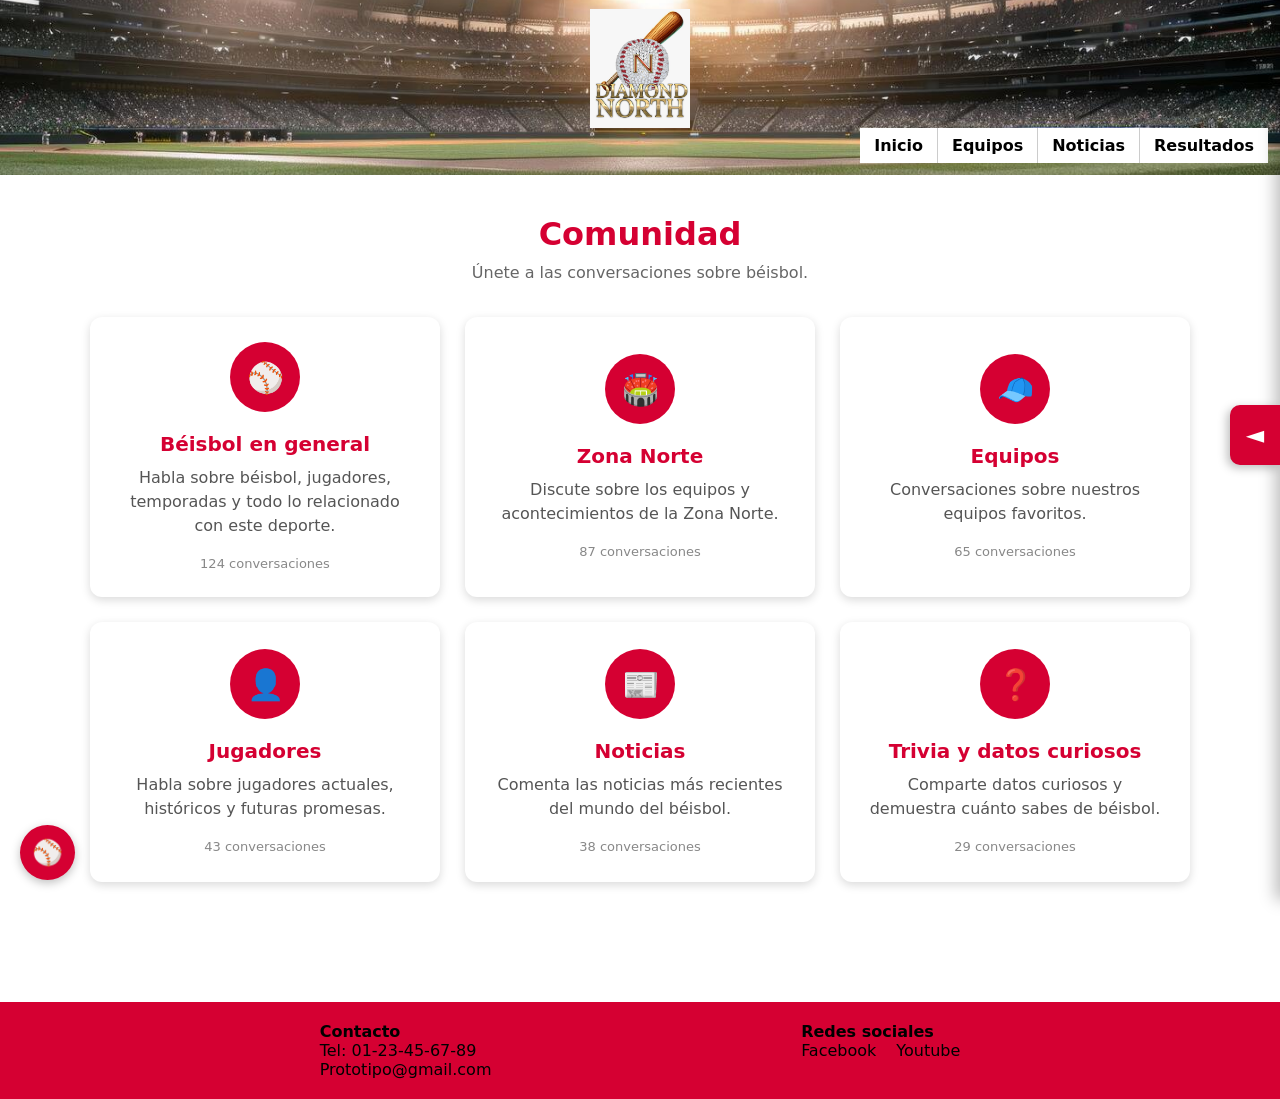
<file: Conversaciones.html>
<!DOCTYPE html>
<html lang="es">

<head>

    <meta charset="UTF-8">

    <meta name="viewport"
          content="width=device-width, initial-scale=1.0">

    <title>Chat</title>

    <link rel="stylesheet"
          href="css/StyleGeneral.css">

    <link rel="stylesheet"
          href="css/Style_chat.css">

</head>

<body>

    <header class="header_principal">

        <a href="Index.html">

            <img
                class="img_header"
                src="img/Logo ND.jpeg"
                alt="Logo de la página"
                width="90"
            >

        </a>


        <nav class="nav_header">

            <a href="Index.html">
                <strong>Inicio</strong>
            </a>

            <a href="Equipos.html">
                <strong>Equipos</strong>
            </a>

            <a href="Noticias.html">
                <strong>Noticias</strong>
            </a>

            <a href="Resultados.html">
                <strong>Resultados</strong>
            </a>

        </nav>

    </header>


    <main>

          <div class="usuario_contenedor">

            <button class="usuario_pestana" id="botonUsuario">
                ◄
            </button>


            <aside class="panel_usuario" id="panelUsuario">

                <button class="cerrar_panel" id="cerrarPanel">
                    ×
                </button>


                <h2>Mi cuenta</h2>


                <section class="opciones_cuenta">

                    <a href="Login.html">
                        Iniciar sesión
                    </a>

                    <a href="Registro.html">
                        Registrarse
                    </a>

                </section>


                <hr>


                <h3>Comunidad</h3>


                <section class="accesos_comunidad">

                    <a href="Conversaciones.html">

                        <span class="icono_acceso">
                            💬
                        </span>

                        <span>
                            Chat
                        </span>

                    </a>


                    <a href="Historia.html">

                        <span class="icono_acceso">
                            ⚾
                        </span>

                        <span>
                            Historia
                        </span>

                    </a>

                </section>

            </aside>

        </div>



            <a href="Historia.html" class="boton_historia" title="Historia del béisbol">
                ⚾
            </a>

        <section class="seccion_chat">

            <h1>Comunidad</h1>

            <p class="descripcion_chat">
                Únete a las conversaciones sobre béisbol.
            </p>


            <div class="contenedor_temas">


                <!-- Tema 1 -->

                <a href="Chat/General.html"
                   class="tema_chat">

                    <div class="icono_tema">
                        ⚾
                    </div>

                    <div class="informacion_tema">

                        <h2>
                            Béisbol en general
                        </h2>

                        <p>
                            Habla sobre béisbol, jugadores,
                            temporadas y todo lo relacionado
                            con este deporte.
                        </p>

                        <span>
                            124 conversaciones
                        </span>

                    </div>

                </a>


                <!-- Tema 2 -->

                <a href="Chat/ZonaNorte.html"
                   class="tema_chat">

                    <div class="icono_tema">
                        🏟️
                    </div>

                    <div class="informacion_tema">

                        <h2>
                            Zona Norte
                        </h2>

                        <p>
                            Discute sobre los equipos y
                            acontecimientos de la Zona Norte.
                        </p>

                        <span>
                            87 conversaciones
                        </span>

                    </div>

                </a>


                <!-- Tema 3 -->

                <a href="Chat/Equipos.html"
                   class="tema_chat">

                    <div class="icono_tema">
                        🧢
                    </div>

                    <div class="informacion_tema">

                        <h2>
                            Equipos
                        </h2>

                        <p>
                            Conversaciones sobre nuestros
                            equipos favoritos.
                        </p>

                        <span>
                            65 conversaciones
                        </span>

                    </div>

                </a>


                <!-- Tema 4 -->

                <a href="Chat/Jugadores.html"
                   class="tema_chat">

                    <div class="icono_tema">
                        👤
                    </div>

                    <div class="informacion_tema">

                        <h2>
                            Jugadores
                        </h2>

                        <p>
                            Habla sobre jugadores actuales,
                            históricos y futuras promesas.
                        </p>

                        <span>
                            43 conversaciones
                        </span>

                    </div>

                </a>


                <!-- Tema 5 -->

                <a href="Chat/Noticias.html"
                   class="tema_chat">

                    <div class="icono_tema">
                        📰
                    </div>

                    <div class="informacion_tema">

                        <h2>
                            Noticias
                        </h2>

                        <p>
                            Comenta las noticias más recientes
                            del mundo del béisbol.
                        </p>

                        <span>
                            38 conversaciones
                        </span>

                    </div>

                </a>


                <!-- Tema 6 -->

                <a href="Chat/Trivia.html"
                   class="tema_chat">

                    <div class="icono_tema">
                        ❓
                    </div>

                    <div class="informacion_tema">

                        <h2>
                            Trivia y datos curiosos
                        </h2>

                        <p>
                            Comparte datos curiosos y demuestra
                            cuánto sabes de béisbol.
                        </p>

                        <span>
                            29 conversaciones
                        </span>

                    </div>

                </a>


            </div>

        </section>

    </main>


    <footer>

        <section class="section_footer">

            <div>
                <b>Contacto</b>
            </div>

            <p>Tel: 01-23-45-67-89</p>
            <p>Prototipo@gmail.com</p>

        </section>


        <section class="section_footer">

            <div>
                <b>Redes sociales</b>
            </div>

            <nav class="nav_footer">

                <p>
                    <a href="">Facebook</a>
                </p>

                <p>
                    <a href="">Youtube</a>
                </p>

            </nav>

        </section>

    </footer>


    <script src="js/Usuario_pestaña.js"></script>

</body>

</html>
</file>
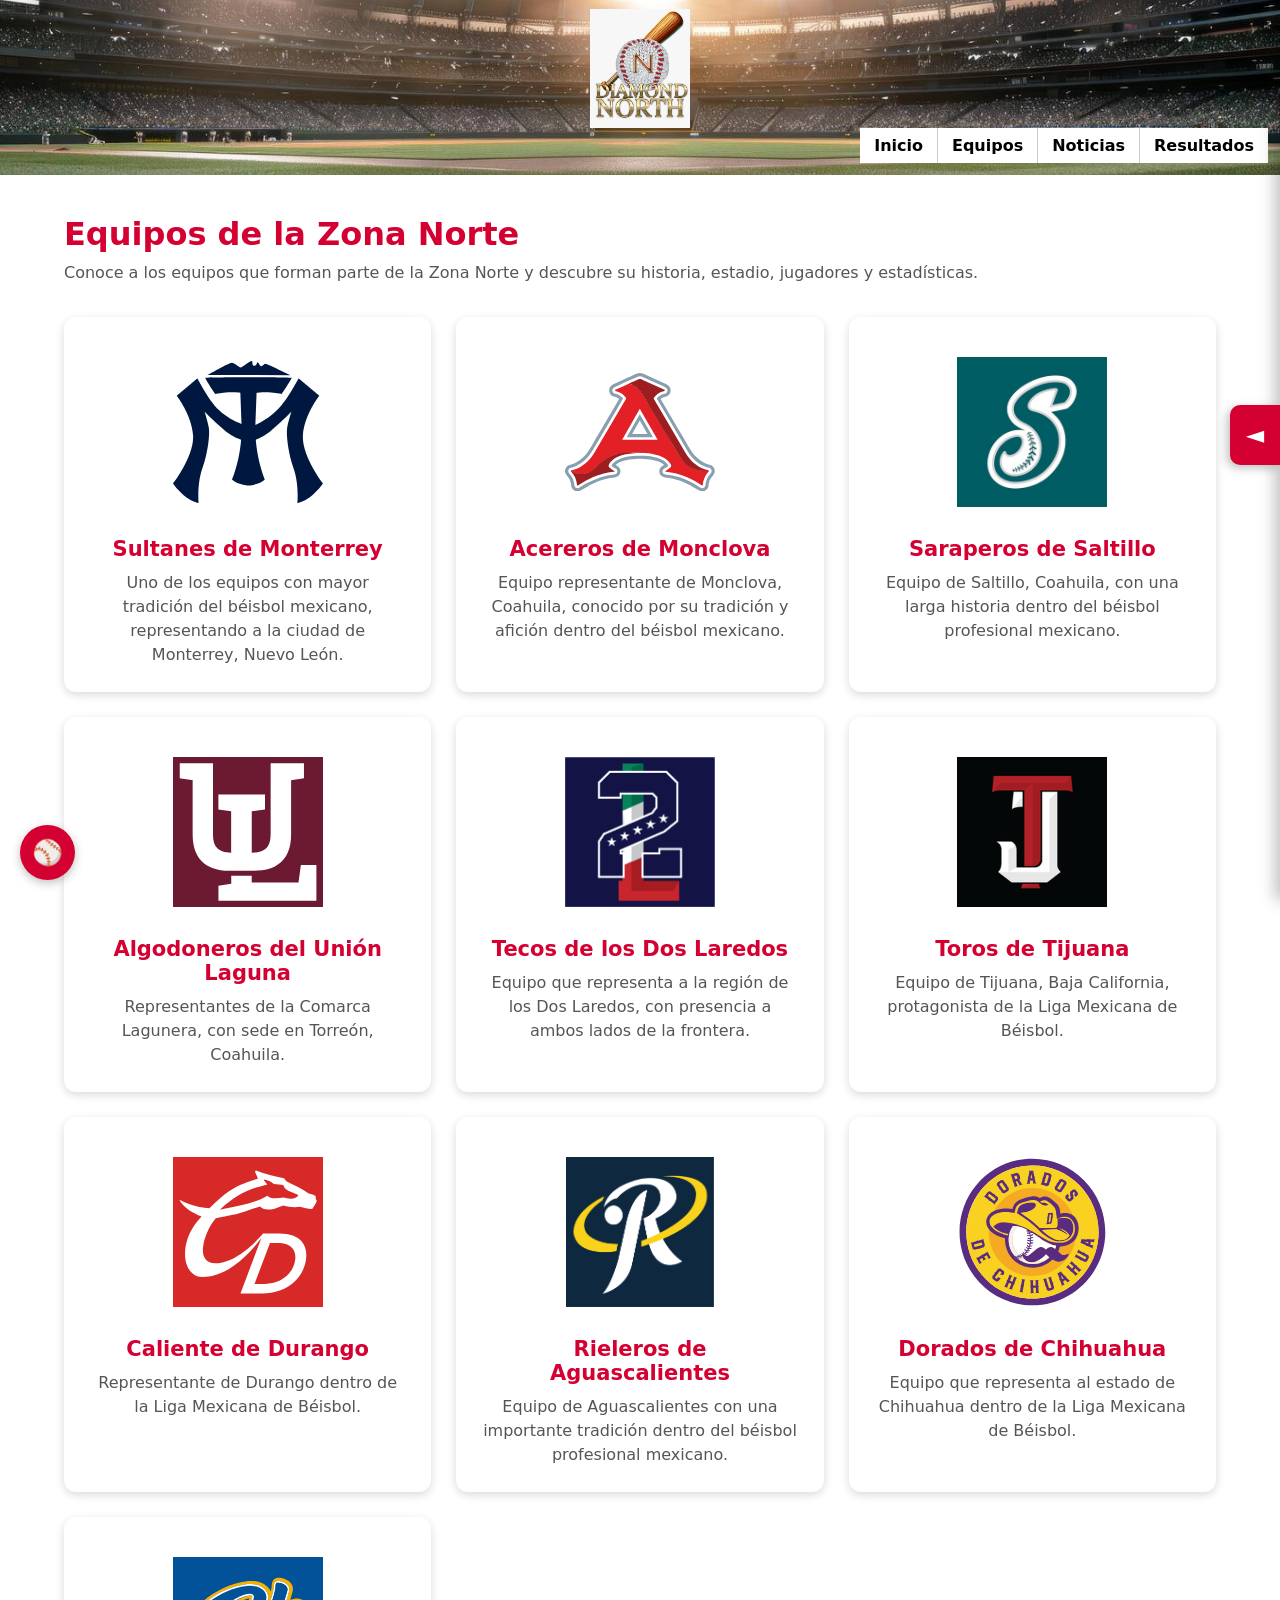
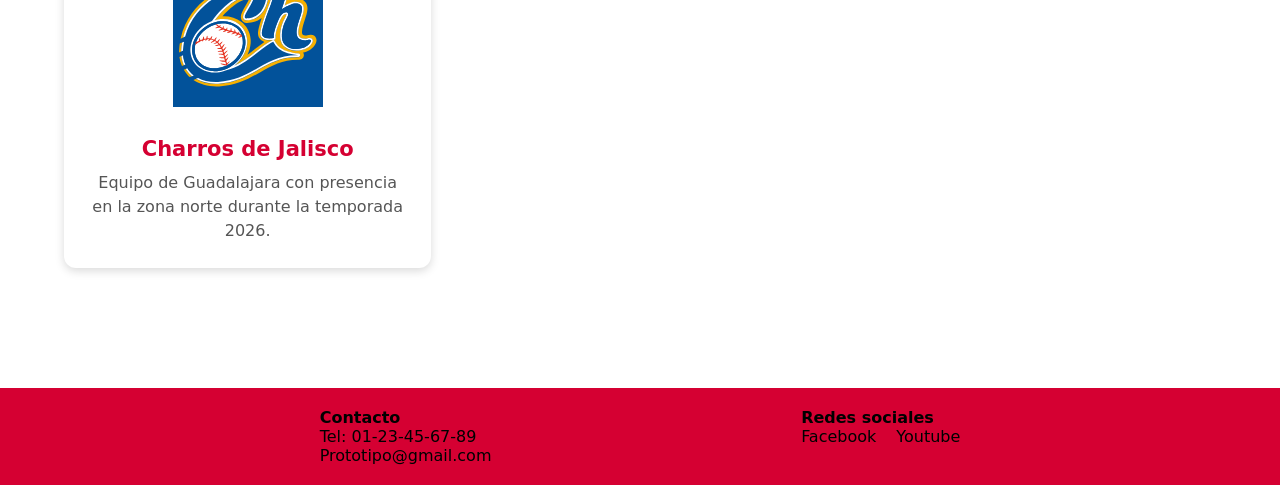
<file: Equipos.html>
<!DOCTYPE html>
<html lang="en">
    <head>
        
    <meta charset="UTF-8">
    <meta name="viewport" content="width=device-width, initial-scale=1.0">
        <title>Equipos</title>
        <link rel="stylesheet" href="css/StyleGeneral.css">
        <link rel="stylesheet" href="css/Style_equipos.css">

    </head>
    <body>
        <!--Encabezado principal-->
        <header class="header_principal">
            <a href="Index.html">
                <img class="img_header" src="img/Logo ND.jpeg" alt="Logo de la página" width="90">
            </a>
            <nav class="nav_header">
                <a href="Index.html"><strong>Inicio</strong></a>
                <a href="Equipos.html"><strong>Equipos</strong></a>
                <a href="Noticias.html"><strong>Noticias</strong></a>
                <a href="Resultados.html"><strong>Resultados</strong></a>
            </nav>
        </header>

        <!--El contendido principal del sitio-->
        <main>

            <div class="usuario_contenedor">

                <button class="usuario_pestana" id="botonUsuario">
                    ◄
                </button>


                <aside class="panel_usuario" id="panelUsuario">

                    <button class="cerrar_panel" id="cerrarPanel">
                        ×
                    </button>


                    <h2>Mi cuenta</h2>


                    <section class="opciones_cuenta">

                        <a href="Login.html">
                            Iniciar sesión
                        </a>

                        <a href="Registro.html">
                            Registrarse
                        </a>

                    </section>


                    <hr>


                    <h3>Comunidad</h3>


                    <section class="accesos_comunidad">

                        <a href="Conversaciones.html">

                            <span class="icono_acceso">
                                💬
                            </span>

                            <span>
                                Chat
                            </span>

                        </a>


                        <a href="Historia.html">

                            <span class="icono_acceso">
                                ⚾
                            </span>

                            <span>
                                Historia
                            </span>

                        </a>

                    </section>

                </aside>

            </div>


             <a href="Historia.html" class="boton_historia" title="Historia del béisbol">
                ⚾
            </a>

            <section class="catalogo_equipos">

                <h1>Equipos de la Zona Norte</h1>

                <p class="descripcion_catalogo">
                    Conoce a los equipos que forman parte de la Zona Norte
                    y descubre su historia, estadio, jugadores y estadísticas.
                </p>


                <div class="contenedor_equipos">

                    <!-- Sultanes -->
                    <a href="EquipoIndividual.html" class="tarjeta_equipo">

                        <div class="logo_equipo">
                            <img src="img/Equipos/Sultanes.svg"
                                alt="Logo de Sultanes de Monterrey">
                        </div>

                        <div class="info_equipo">
                            <h2>Sultanes de Monterrey</h2>

                            <p>
                                Uno de los equipos con mayor tradición del
                                béisbol mexicano, representando a la ciudad
                                de Monterrey, Nuevo León.
                            </p>
                        </div>

                    </a>


                    <!-- Acereros -->
                    <a href="Equipos/Acereros.html" class="tarjeta_equipo">

                        <div class="logo_equipo">
                            <img src="img/Equipos/Acereros.svg"
                                alt="Logo de Acereros de Monclova">
                        </div>

                        <div class="info_equipo">
                            <h2>Acereros de Monclova</h2>

                            <p>
                                Equipo representante de Monclova, Coahuila,
                                conocido por su tradición y afición dentro
                                del béisbol mexicano.
                            </p>
                        </div>

                    </a>


                    <!-- Saraperos -->
                    <a href="Equipos/Saraperos.html" class="tarjeta_equipo">

                        <div class="logo_equipo">
                            <img src="img/Equipos/Saraperos.jpg"
                                alt="Logo de Saraperos de Saltillo">
                        </div>

                        <div class="info_equipo">
                            <h2>Saraperos de Saltillo</h2>

                            <p>
                                Equipo de Saltillo, Coahuila, con una larga
                                historia dentro del béisbol profesional
                                mexicano.
                            </p>
                        </div>

                    </a>


                    <!-- Algodoneros -->
                    <a href="Equipos/Algodoneros.html" class="tarjeta_equipo">

                        <div class="logo_equipo">
                            <img src="img/Equipos/Algodoneros.svg"
                                alt="Logo de Algodoneros del Unión Laguna">
                        </div>

                        <div class="info_equipo">
                            <h2>Algodoneros del Unión Laguna</h2>

                            <p>
                                Representantes de la Comarca Lagunera,
                                con sede en Torreón, Coahuila.
                            </p>
                        </div>

                    </a>


                    <!-- Tecos -->
                    <a href="Equipos/Tecos.html" class="tarjeta_equipo">

                        <div class="logo_equipo">
                            <img src="img/Equipos/Tecolotes.png"
                                alt="Logo de Tecos de los Dos Laredos">
                        </div>

                        <div class="info_equipo">
                            <h2>Tecos de los Dos Laredos</h2>

                            <p>
                                Equipo que representa a la región de los
                                Dos Laredos, con presencia a ambos lados
                                de la frontera.
                            </p>
                        </div>

                    </a>


                    <!-- Toros -->
                    <a href="Equipos/Toros.html" class="tarjeta_equipo">

                        <div class="logo_equipo">
                            <img src="img/Equipos/Toros.png"
                                alt="Logo de Toros de Tijuana">
                        </div>

                        <div class="info_equipo">
                            <h2>Toros de Tijuana</h2>

                            <p>
                                Equipo de Tijuana, Baja California,
                                protagonista de la Liga Mexicana de
                                Béisbol.
                            </p>
                        </div>

                    </a>


                    <!-- Caliente -->
                    <a href="Equipos/Caliente.html" class="tarjeta_equipo">

                        <div class="logo_equipo">
                            <img src="img/Equipos/Caliente.svg"
                                alt="Logo de Caliente de Durango">
                        </div>

                        <div class="info_equipo">
                            <h2>Caliente de Durango</h2>

                            <p>
                                Representante de Durango dentro de la
                                Liga Mexicana de Béisbol.
                            </p>
                        </div>

                    </a>


                    <!-- Rieleros -->
                    <a href="Equipos/Rieleros.html" class="tarjeta_equipo">

                        <div class="logo_equipo">
                            <img src="img/Equipos/Rieleros.png"
                                alt="Logo de Rieleros de Aguascalientes">
                        </div>

                        <div class="info_equipo">
                            <h2>Rieleros de Aguascalientes</h2>

                            <p>
                                Equipo de Aguascalientes con una importante
                                tradición dentro del béisbol profesional
                                mexicano.
                            </p>
                        </div>

                    </a>


                    <!-- Dorados -->
                    <a href="Equipos/Dorados.html" class="tarjeta_equipo">

                        <div class="logo_equipo">
                            <img src="img/Equipos/Dorados.svg"
                                alt="Logo de Dorados de Chihuahua">
                        </div>

                        <div class="info_equipo">
                            <h2>Dorados de Chihuahua</h2>

                            <p>
                                Equipo que representa al estado de Chihuahua
                                dentro de la Liga Mexicana de Béisbol.
                            </p>
                        </div>

                    </a>


                    <!-- Charros -->
                    <a href="Equipos/Charros.html" class="tarjeta_equipo">

                        <div class="logo_equipo">
                            <img src="img/Equipos/Charros.svg"
                                alt="Logo de Charros de Jalisco">
                        </div>

                        <div class="info_equipo">
                            <h2>Charros de Jalisco</h2>

                            <p>
                                Equipo de Guadalajara con presencia en la
                                zona norte durante la temporada 2026.
                            </p>
                        </div>

                    </a>

                </div>

            </section>

        </main>


        <footer>
            <section class="section_footer">
                <div><b>Contacto</b></div>
                <p>Tel: 01-23-45-67-89</p>
                <p>Prototipo@gmail.com</p>
            </section>
            <section class="section_footer">
                <div><b>Redes sociales</b></div>
                <nav class="nav_footer">
                    <p><a href="">Facebook</a></p>
                    <p><a href="">Youtube</a></p>
                </nav>
            </section>
        </footer>

        <script src="js/Usuario_pestaña.js"></script>
    </body>
</html>
</file>
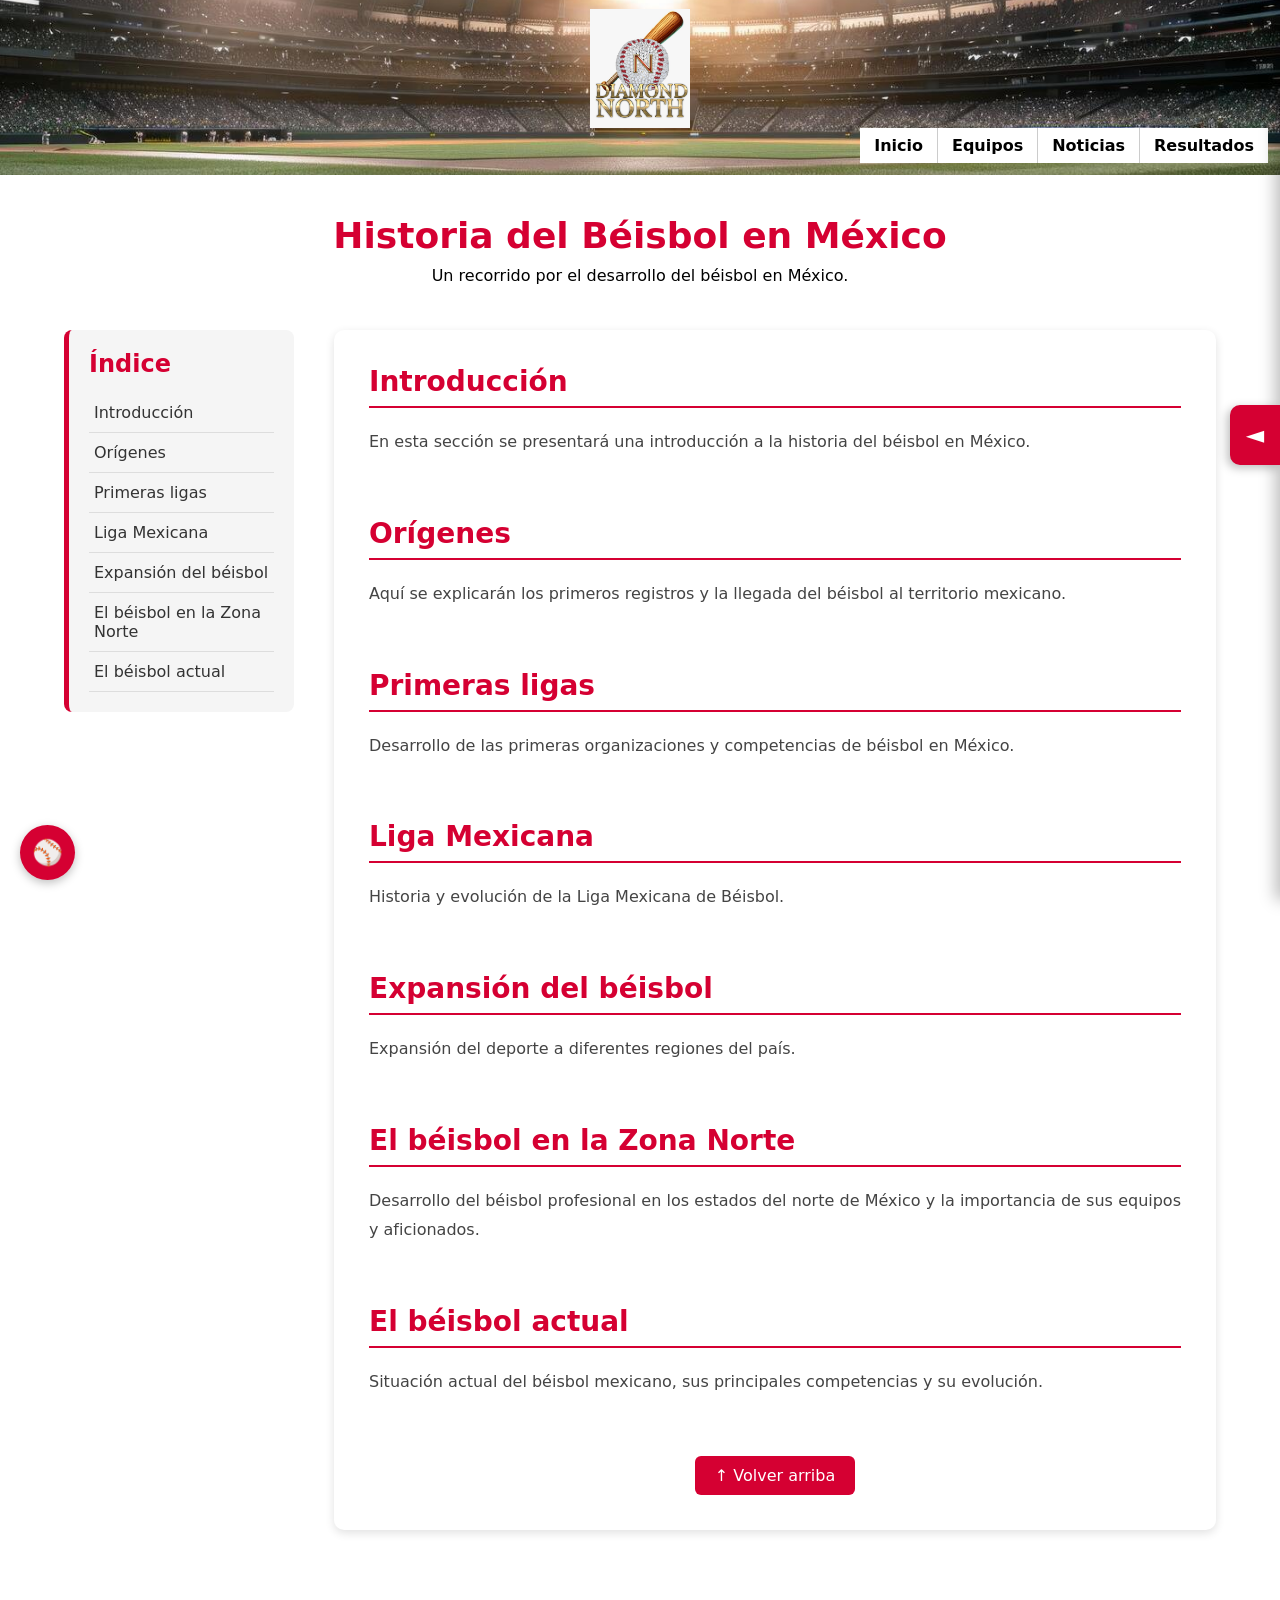
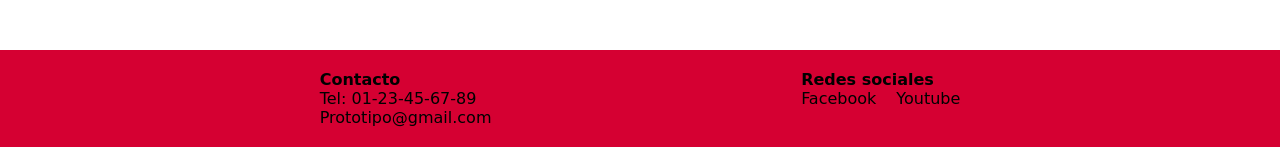
<file: Historia.html>
<!DOCTYPE html>

<html lang="es">

<head>
    <meta charset="UTF-8">
    <meta name="viewport"content="width=device-width, initial-scale=1.0">

    <title>Historia del Béisbol en México</title>
    <link rel="stylesheet" href="css/StyleGeneral.css">
    <link rel="stylesheet" href="css/Style_historia.css">
</head>


<body>

    <header class="header_principal">

        <a href="Index.html">
            <img class="img_header" src="img/Logo ND.jpeg" alt="Logo de la página" width="90">
        </a>

        <nav class="nav_header">
            <a href="Index.html">
                <strong>Inicio</strong>
            </a>

            <a href="Equipos.html">
                <strong>Equipos</strong>
            </a>

            <a href="Noticias.html">
                <strong>Noticias</strong>
            </a>

            <a href="Resultados.html">
                <strong>Resultados</strong>
            </a>

        </nav>

    </header>


    <main class="historia">

        <div class="usuario_contenedor">

            <button class="usuario_pestana" id="botonUsuario">
                ◄
            </button>


            <aside class="panel_usuario" id="panelUsuario">

                <button class="cerrar_panel" id="cerrarPanel">
                    ×
                </button>


                <h2>Mi cuenta</h2>


                <section class="opciones_cuenta">

                    <a href="Login.html">
                        Iniciar sesión
                    </a>

                    <a href="Registro.html">
                        Registrarse
                    </a>

                </section>


                <hr>


                <h3>Comunidad</h3>


                <section class="accesos_comunidad">

                    <a href="Chat.html">

                        <span class="icono_acceso">
                            💬
                        </span>

                        <span>
                            Chat
                        </span>

                    </a>


                    <a href="Historia.html">

                        <span class="icono_acceso">
                            ⚾
                        </span>

                        <span>
                            Historia
                        </span>

                    </a>

                </section>

            </aside>

        </div>


        <section class="titulo_historia">

            <h1>
                Historia del Béisbol en México
            </h1>

            <p>
                Un recorrido por el desarrollo del béisbol
                en México.
            </p>

        </section>


        <div class="contenido_historia">


            <!-- ÍNDICE -->

            <aside class="indice_historia">

                <h2>Índice</h2>

                <a href="#introduccion">
                    Introducción
                </a>

                <a href="#origenes">
                    Orígenes
                </a>

                <a href="#primeras_ligas">
                    Primeras ligas
                </a>

                <a href="#liga_mexicana">
                    Liga Mexicana
                </a>

                <a href="#expansion">
                    Expansión del béisbol
                </a>

                <a href="#zona_norte">
                    El béisbol en la Zona Norte
                </a>

                <a href="#actualidad">
                    El béisbol actual
                </a>

            </aside>


            <!-- HISTORIA -->

            <article class="texto_historia">


                <section id="introduccion">

                    <h2>Introducción</h2>

                    <p>
                        En esta sección se presentará una
                        introducción a la historia del béisbol
                        en México.
                    </p>

                </section>


                <section id="origenes">

                    <h2>Orígenes</h2>

                    <p>
                        Aquí se explicarán los primeros registros
                        y la llegada del béisbol al territorio
                        mexicano.
                    </p>

                </section>


                <section id="primeras_ligas">

                    <h2>Primeras ligas</h2>

                    <p>
                        Desarrollo de las primeras organizaciones
                        y competencias de béisbol en México.
                    </p>

                </section>


                <section id="liga_mexicana">

                    <h2>Liga Mexicana</h2>

                    <p>
                        Historia y evolución de la Liga Mexicana
                        de Béisbol.
                    </p>

                </section>


                <section id="expansion">

                    <h2>Expansión del béisbol</h2>

                    <p>
                        Expansión del deporte a diferentes regiones
                        del país.
                    </p>

                </section>


                <section id="zona_norte">

                    <h2>El béisbol en la Zona Norte</h2>

                    <p>
                        Desarrollo del béisbol profesional en los
                        estados del norte de México y la importancia
                        de sus equipos y aficionados.
                    </p>

                </section>


                <section id="actualidad">

                    <h2>El béisbol actual</h2>

                    <p>
                        Situación actual del béisbol mexicano,
                        sus principales competencias y su evolución.
                    </p>

                </section>


                <a href="#" class="volver_arriba">
                    ↑ Volver arriba
                </a>

            </article>

        </div>

    </main>


    <footer>

        <section class="section_footer">

            <div>
                <b>Contacto</b>
            </div>

            <p>Tel: 01-23-45-67-89</p>

            <p>Prototipo@gmail.com</p>

        </section>


        <section class="section_footer">

            <div>
                <b>Redes sociales</b>
            </div>

            <nav class="nav_footer">

                <p>
                    <a href="">Facebook</a>
                </p>

                <p>
                    <a href="">Youtube</a>
                </p>

            </nav>

        </section>

    </footer>


    <a href="Historia.html"
       class="boton_historia"
       title="Historia del béisbol">

        ⚾

    </a>


    <script src="js/Usuario_pestaña.js"></script>

</body>

</html>
</file>
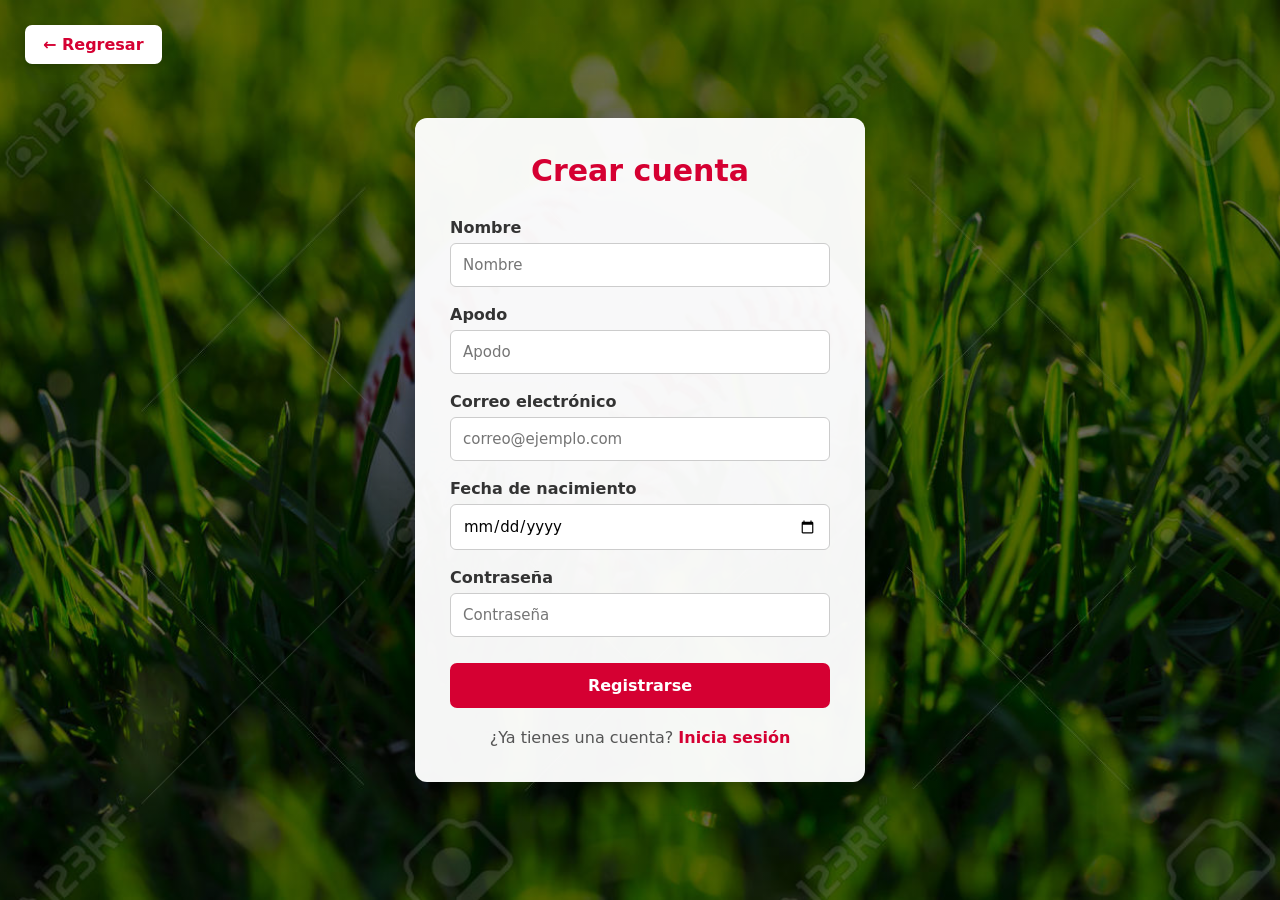
<file: Registro.html>
<!DOCTYPE html>
<html lang="es">

<head>

    <meta charset="UTF-8">

    <meta name="viewport"
          content="width=device-width, initial-scale=1.0">

    <title>Registro</title>

    <link rel="stylesheet"
          href="css/Style_registro.css">

</head>

<body>

    <!-- Botón para regresar -->

    <a href="Index.html" class="boton_regresar">
        ← Regresar
    </a>


    <!-- Formulario -->

    <main class="contenedor_registro">

        <section class="registro">

            <h1>Crear cuenta</h1>

            <form>


                <div class="campo">

                    <label for="nombre">
                        Nombre
                    </label>

                    <input
                        type="text"
                        id="nombre"
                        name="nombre"
                        placeholder="Nombre"
                        required
                    >

                </div>


                <div class="campo">

                    <label for="apodo">
                        Apodo
                    </label>

                    <input
                        type="text"
                        id="apodo"
                        name="apodo"
                        placeholder="Apodo"
                        required
                    >

                </div>


                <div class="campo">

                    <label for="correo">
                        Correo electrónico
                    </label>

                    <input
                        type="email"
                        id="correo"
                        name="correo"
                        placeholder="correo@ejemplo.com"
                        required
                    >

                </div>


                <div class="campo">

                    <label for="fecha_nacimiento">
                        Fecha de nacimiento
                    </label>

                    <input
                        type="date"
                        id="fecha_nacimiento"
                        name="fecha_nacimiento"
                        required
                    >

                </div>


                <div class="campo">

                    <label for="contrasena">
                        Contraseña
                    </label>

                    <input
                        type="password"
                        id="contrasena"
                        name="contrasena"
                        placeholder="Contraseña"
                        required
                    >

                </div>


                <button
                    type="submit"
                    class="boton_registro">

                    Registrarse

                </button>

            </form>


            <p class="inicio_sesion">

                ¿Ya tienes una cuenta?

                <a href="InicioSesion.html">
                    Inicia sesión
                </a>

            </p>

        </section>

    </main>

</body>

</html>
</file>
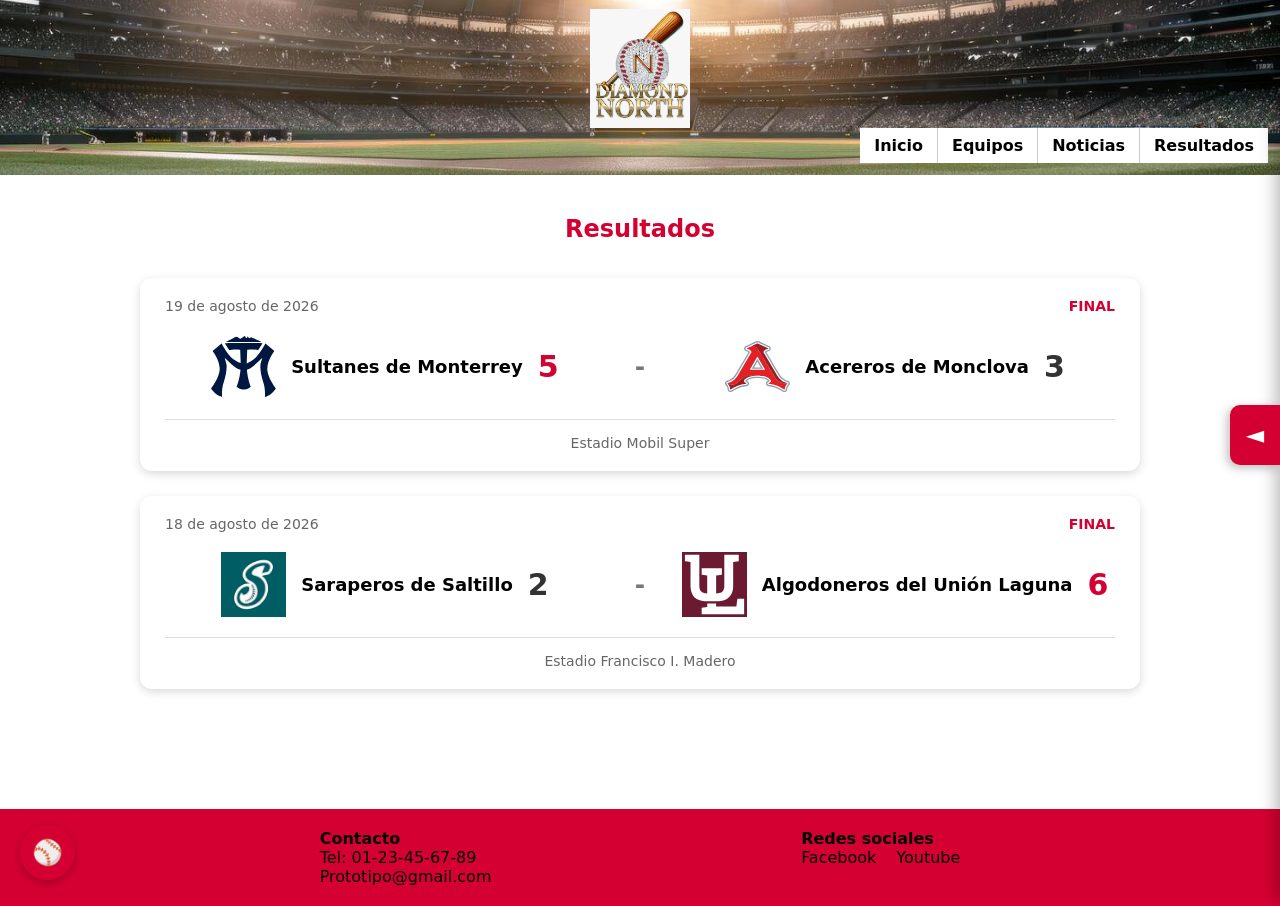
<file: Resultados.html>
<!DOCTYPE html>
<html lang="en">
    <head>
        
    <meta charset="UTF-8">
    <meta name="viewport" content="width=device-width, initial-scale=1.0">
        <title>Resultados</title>
        <link rel="stylesheet" href="css/StyleGeneral.css">
        <link rel="stylesheet" href="css/Style_resultados.css">

    </head>
    <body>
        <!--Encabezado principal-->
        <header class="header_principal">
            <a href="Index.html">
                <img class="img_header" src="img/Logo ND.jpeg" alt="Logo de la página" width="90">
            </a>
            <nav class="nav_header">
                <a href="Index.html"><strong>Inicio</strong></a>
                <a href="Equipos.html"><strong>Equipos</strong></a>
                <a href="Noticias.html"><strong>Noticias</strong></a>
                <a href="Resultados.html"><strong>Resultados</strong></a>
            </nav>
        </header>

        <main>
            
            <div class="usuario_contenedor">

                <button class="usuario_pestana" id="botonUsuario">
                    ◄
                </button>


                <aside class="panel_usuario" id="panelUsuario">

                    <button class="cerrar_panel" id="cerrarPanel">
                        ×
                    </button>


                    <h2>Mi cuenta</h2>


                    <section class="opciones_cuenta">

                        <a href="Login.html">
                            Iniciar sesión
                        </a>

                        <a href="Registro.html">
                            Registrarse
                        </a>

                    </section>


                    <hr>


                    <h3>Comunidad</h3>


                    <section class="accesos_comunidad">

                        <a href="Conversaciones.html">

                            <span class="icono_acceso">
                                💬
                            </span>

                            <span>
                                Chat
                            </span>

                        </a>


                        <a href="Historia.html">

                            <span class="icono_acceso">
                                ⚾
                            </span>

                            <span>
                                Historia
                            </span>

                        </a>

                    </section>

                </aside>

            </div>



             <a href="Historia.html" class="boton_historia" title="Historia del béisbol">
                ⚾
            </a>


            <!--Los Resultados-->
            <section class="seccion_resultados">

                <h1>Resultados</h1>

                <div class="contenedor_resultados">

                    <!-- Partido 1 -->

                    <div class="tarjeta_resultado">

                        <div class="cabecera_resultado">

                            <span>
                                19 de agosto de 2026
                            </span>

                            <strong>
                                FINAL
                            </strong>

                        </div>


                        <div class="equipos_resultado">

                            <div class="equipo_resultado">

                                <img
                                    src="img/Equipos/Sultanes.svg"
                                    alt="Sultanes de Monterrey"
                                >

                                <h2>
                                    Sultanes de Monterrey
                                </h2>

                                <span class="marcador ganador">
                                    5
                                </span>

                            </div>


                            <span class="separador">
                                -
                            </span>


                            <div class="equipo_resultado">

                                <img
                                    src="img/Equipos/Acereros.svg"
                                    alt="Acereros de Monclova"
                                >

                                <h2>
                                    Acereros de Monclova
                                </h2>

                                <span class="marcador">
                                    3
                                </span>

                            </div>

                        </div>


                        <div class="estadio_resultado">

                            Estadio Mobil Super

                        </div>

                    </div>


                    <!-- Partido 2 -->

                    <div class="tarjeta_resultado">

                        <div class="cabecera_resultado">

                            <span>
                                18 de agosto de 2026
                            </span>

                            <strong>
                                FINAL
                            </strong>

                        </div>


                        <div class="equipos_resultado">

                            <div class="equipo_resultado">

                                <img
                                    src="img/Equipos/Saraperos.jpg"
                                    alt="Saraperos de Saltillo"
                                >

                                <h2>
                                    Saraperos de Saltillo
                                </h2>

                                <span class="marcador">
                                    2
                                </span>

                            </div>


                            <span class="separador">
                                -
                            </span>


                            <div class="equipo_resultado">

                                <img
                                    src="img/Equipos/Algodoneros.svg"
                                    alt="Algodoneros del Unión Laguna"
                                >

                                <h2>
                                    Algodoneros del Unión Laguna
                                </h2>

                                <span class="marcador ganador">
                                    6
                                </span>

                            </div>

                        </div>


                        <div class="estadio_resultado">

                            Estadio Francisco I. Madero

                        </div>

                    </div>

                </div>

            </section>
        
        </main>

        <footer>
            <section class="section_footer">
                <div><b>Contacto</b></div>
                <p>Tel: 01-23-45-67-89</p>
                <p>Prototipo@gmail.com</p>
            </section>
            <section class="section_footer">
                <div><b>Redes sociales</b></div>
                <nav class="nav_footer">
                    <p><a href="">Facebook</a></p>
                    <p><a href="">Youtube</a></p>
                </nav>
            </section>
        </footer>

        <script src="js/Usuario_pestaña.js"></script>
    </body>
</html>
</file>
<file: css/StyleGeneral.css>
/*Encabezado principal*/
*{
    padding: 0;
    margin: 0;
    box-sizing: border-box;
    font-family: system-ui, Roboto ;
}
.header_principal{
    background-image: url('Estadio.jpeg');
    background-repeat: no-repeat;
    background-position: center;
    background-size: cover;
    width: 100%;
    height: 175px;
    display:flex;
    justify-content:flex-end;
    flex-direction: column;
    align-items:center;
    padding: 12px;

}

.header_principal > a {
    display: block;
    width: fit-content;
    margin-left: auto;
    margin-right: auto;
}

.img_header{
    display: block;
    width: 100px;
    height: auto;
}

.nav_header {
    width: auto;
    display:flex;
    align-self: flex-end;
    margin-top: auto;
    background-color: white;
}

.nav_header a {
    text-decoration: none;
    color: black;
    padding: 8px 14px;
    font-weight: 900;
    border-right: 1px solid #ccc;
}

.nav_header a:last-child {
    border-right: none;
}

.nav_header a:hover {
    color: green;
    background-color: #eeeeee;
}

body{
    background-color: #FFF;
    min-height: 100vh;
    display:flex;
    flex-direction: column;
}

main {
    flex: 1;
}


/*Pestaña de usuario*/
.usuario_pestana {
    position: fixed;
    right: 0;
    top: 45%;

    width: 50px;
    height: 60px;

    border: none;
    border-radius: 10px 0 0 10px;

    background-color: #D50032;
    color: white;

    font-size: 24px;

    cursor: pointer;

    box-shadow: -3px 3px 10px rgba(0, 0, 0, 0.25);

    z-index: 1001;

    transition: width 0.2s ease,
                background-color 0.2s ease;
}


/* Efecto al pasar el mouse */
.usuario_pestana:hover {
    width: 60px;
    background-color: #b8002b;
}


/*Panel lateral*/
.panel_usuario {
    position: fixed;

    top: 0;
    right: -350px;

    width: 350px;
    height: 100vh;

    padding: 30px;

    background-color: white;

    box-shadow: -5px 0 15px rgba(0, 0, 0, 0.25);

    z-index: 1000;

    transition: right 0.35s ease;
}


/* Panel abierto */
.panel_usuario.activo {
    right: 0;
}


/*Botón cerrar*/
.cerrar_panel {
    position: absolute;

    top: 15px;
    right: 20px;

    border: none;
    background: none;

    font-size: 30px;
    font-weight: bold;

    cursor: pointer;

    color: #333;
}

.cerrar_panel:hover {
    color: #D50032;
}


/*Lo de adentro*/
.panel_usuario h2 {
    text-align: center;

    margin-top: 20px;
    margin-bottom: 35px;

    color: #D50032;
}


/* Enlaces del panel */
.opciones_cuenta a {
    display: block;

    text-align: center;

    padding: 13px;

    margin-top: 15px;

    border-radius: 6px;

    text-decoration: none;

    font-weight: bold;

    color: white;

    background-color: #D50032;

    transition:
        background-color 0.2s ease,
        transform 0.2s ease;
}


.opciones_cuenta a:hover {
    background-color: #b8002b;

    transform: translateY(-2px);
}


/*Botón para la historia completa*/
.boton_historia {
    position: fixed;

    left: 20px;
    bottom: 20px;

    width: 55px;
    height: 55px;

    display: flex;

    align-items: center;
    justify-content: center;

    background-color: #D50032;

    color: white;

    border-radius: 50%;

    text-decoration: none;

    font-size: 25px;

    box-shadow: 0 3px 10px rgba(0,0,0,0.25);

    z-index: 999;

    transition:
        transform 0.2s ease,
        background-color 0.2s ease;
}

/*Botón para el chat*/
.boton_historia:hover {
    background-color: #b8002b;

    transform: scale(1.1);
}

/* Separador del panel */

.panel_usuario hr {

    margin: 30px 0 20px;

    border: none;

    border-top: 1px solid #ddd;
}


/* Título de comunidad */

.panel_usuario h3 {

    color: #333;

    margin-bottom: 10px;

    font-size: 18px;
}


/* Enlaces de comunidad */
.accesos_comunidad {

    display: flex;

    flex-direction: column;

    gap: 5px;
}


.accesos_comunidad a {

    display: flex;

    align-items: center;

    gap: 12px;

    margin-top: 0;

    padding: 10px;

    background-color: transparent;

    color: #333;

    text-align: left;

    border-radius: 7px;

    transition:
        background-color 0.2s ease,
        color 0.2s ease;
}


.accesos_comunidad a:hover {

    background-color: #D50032;

    color: white;

    transform: none;
}


/* Iconos */

.icono_acceso {

    width: 35px;

    height: 35px;

    display: flex;

    align-items: center;

    justify-content: center;

    background-color: #D50032;

    color: white;

    border-radius: 50%;

    font-size: 18px;
}


.accesos_comunidad a:hover .icono_acceso {

    background-color: white;

}


/*Pie de página*/
footer{
    background-color: #D50032;
    display: flex;
    padding: 15px;
    justify-content:space-evenly;
    align-items:baseline;
    width: 100%;
}

.section_footer{
    padding: 5px;
}

.nav_footer{
    display: flex;
    gap: 20px;
}

.nav_footer a{
    text-decoration: none;
    color:black;
}

.nav_footer a:hover{
    color:yellow;
}


@media(max-width: 468px){
    .header_principal, .img_header{
        flex-direction: column;
    }
    .header_principal{
        height: 200px;
    }
    .nav_header, .nav_footer{
        margin-top: 13px;
        align-items: center;
    }
}
</file>
<file: css/Style_chat.css>
.seccion_chat {

    width: 90%;

    max-width: 1100px;

    margin: 40px auto 120px;

}


.seccion_chat h1 {

    text-align: center;

    color: #D50032;

    font-size: 32px;

    margin-bottom: 10px;

}


.descripcion_chat {

    text-align: center;

    color: #666;

    margin-bottom: 35px;

}


/* CONTENEDOR */

.contenedor_temas {

    display: grid;

    grid-template-columns:
        repeat(3, 1fr);

    gap: 25px;

}


/* TARJETA */

.tema_chat {

    min-height: 260px;

    padding: 25px;

    display: flex;

    flex-direction: column;

    align-items: center;

    justify-content: center;

    text-align: center;

    background-color: white;

    border-radius: 12px;

    text-decoration: none;

    color: black;

    box-shadow:
        0 3px 10px rgba(0,0,0,0.15);

    transition:
        transform 0.25s ease,
        box-shadow 0.25s ease;

}


.tema_chat:hover {

    transform: translateY(-7px);

    box-shadow:
        0 8px 18px rgba(0,0,0,0.25);

}


/* ICONO */

.icono_tema {

    width: 70px;

    height: 70px;

    display: flex;

    align-items: center;

    justify-content: center;

    margin-bottom: 20px;

    border-radius: 50%;

    background-color: #D50032;

    color: white;

    font-size: 30px;

}


/* TÍTULO */

.informacion_tema h2 {

    color: #D50032;

    font-size: 20px;

    margin-bottom: 10px;

}


/* DESCRIPCIÓN */

.informacion_tema p {

    color: #555;

    line-height: 1.5;

    margin-bottom: 15px;

}


/* NÚMERO DE CONVERSACIONES */

.informacion_tema span {

    color: #888;

    font-size: 13px;

}


/* TABLET */

@media(max-width: 900px) {

    .contenedor_temas {

        grid-template-columns:
            repeat(2, 1fr);

    }

}


/* CELULAR */

@media(max-width: 600px) {

    .contenedor_temas {

        grid-template-columns: 1fr;

    }

}
</file>
<file: css/Style_equipos.css>
.catalogo_equipos {
    width: 90%;
    max-width: 1200px;
    margin: 40px auto 120px;
    text-align: center;
}

.catalogo_equipos h1 {
    color: #D50032;
    text-align: justify;
    font-size: 32px;
    margin-bottom: 10px;
}

.descripcion_catalogo {
    color: #555;
    margin-bottom: 35px;
    text-align: justify;
}


/* Contenedor de las tarjetas */
.contenedor_equipos {
    display: grid;

    grid-template-columns: repeat(3, 1fr);

    gap: 25px;
}


/* Tarjeta */
.tarjeta_equipo {
    display: flex;
    flex-direction: column;

    background-color: white;

    border-radius: 12px;

    padding: 25px;

    text-decoration: none;
    color: black;

    box-shadow: 0 3px 10px rgba(0, 0, 0, 0.15);

    transition:
        transform 0.25s ease,
        box-shadow 0.25s ease;
}


/* Efecto al pasar el mouse */

.tarjeta_equipo:hover {
    transform: translateY(-7px);

    box-shadow: 0 8px 18px rgba(0, 0, 0, 0.25);
}


/* Logo */

.logo_equipo {
    height: 180px;

    display: flex;
    align-items: center;
    justify-content: center;

    margin-bottom: 15px;
}

.logo_equipo img {
    max-width: 150px;
    max-height: 150px;

    object-fit: contain;
}


/* Información */

.info_equipo h2 {
    color: #D50032;

    font-size: 21px;

    margin-bottom: 10px;
}

.info_equipo p {
    color: #555;

    line-height: 1.5;
}

/*Botón de trivia*/
.boton_AR {
    position: fixed;

    right: 20px;
    bottom: 450px;

    width: 55px;
    height: 55px;

    display: flex;

    align-items: center;
    justify-content: center;

    background-color: #D50032;

    color: white;

    border-radius: 50%;

    text-decoration: none;

    font-size: 25px;

    box-shadow: 0 3px 10px rgba(0,0,0,0.25);

    z-index: 999;

    transition:
        transform 0.2s ease,
        background-color 0.2s ease;
}

.boton_AR:hover {
    background-color: #b8002b;
    transform: scale(1.1);
}

/*Para moviles*/

@media (max-width: 900px) {

    .contenedor_equipos {
        grid-template-columns: repeat(2, 1fr);
    }

}


@media (max-width: 550px) {

    .contenedor_equipos {
        grid-template-columns: 1fr;
    }

    .catalogo_equipos {
        width: 92%;
        margin-top: 25px;
    }

}
</file>
<file: css/Style_historia.css>
.historia {
    width: 90%;
    max-width: 1200px;

    margin: 40px auto 120px;
}


.titulo_historia {
    text-align: center;

    margin-bottom: 45px;
}

.titulo_historia h1 {
    color: #D50032;

    font-size: 36px;

    margin-bottom: 10px;
}


/* CONTENIDO */

.contenido_historia {
    display: grid;

    grid-template-columns: 230px 1fr;

    gap: 40px;
}


/* ÍNDICE */

.indice_historia {
    position: sticky;

    top: 20px;

    align-self: start;

    padding: 20px;

    background-color: #f5f5f5;

    border-left: 5px solid #D50032;

    border-radius: 8px;
}

.indice_historia h2 {
    margin-bottom: 15px;

    color: #D50032;
}

.indice_historia a {
    display: block;

    padding: 10px 5px;

    color: #333;

    text-decoration: none;

    border-bottom: 1px solid #ddd;
}

.indice_historia a:hover {
    color: #D50032;
}


/* TEXTO */

.texto_historia {
    background-color: white;

    padding: 35px;

    border-radius: 10px;

    box-shadow: 0 3px 10px rgba(0,0,0,0.12);
}

.texto_historia section {
    margin-bottom: 60px;

    scroll-margin-top: 30px;
}

.texto_historia h2 {
    color: #D50032;

    font-size: 28px;

    border-bottom: 2px solid #D50032;

    padding-bottom: 8px;

    margin-bottom: 20px;
}

.texto_historia p {
    color: #444;

    line-height: 1.8;

    text-align: justify;
}


/* VOLVER ARRIBA */

.volver_arriba {
    display: block;

    width: fit-content;

    margin: 40px auto 0;

    padding: 10px 20px;

    background-color: #D50032;

    color: white;

    text-decoration: none;

    border-radius: 6px;
}

.volver_arriba:hover {
    background-color: #b8002b;
}


/* RESPONSIVE */

@media(max-width: 750px) {

    .contenido_historia {
        grid-template-columns: 1fr;
    }

    .indice_historia {
        position: static;
    }

    .texto_historia {
        padding: 20px;
    }

}
</file>
<file: css/Style_registro.css>
* {
    margin: 0;
    padding: 0;

    box-sizing: border-box;

    font-family: system-ui, Roboto, sans-serif;
}


body {

    min-height: 100vh;

    background-image:
        linear-gradient(
            rgba(0, 0, 0, 0.55),
            rgba(0, 0, 0, 0.55)
        ),
        url("FondoRegistro.jpg");

    background-size: cover;

    background-position: center;

    background-repeat: no-repeat;

    background-attachment: fixed;
}


/* BOTÓN REGRESAR */

.boton_regresar {

    position: absolute;

    top: 25px;
    left: 25px;

    padding: 10px 18px;

    background-color: white;

    color: #D50032;

    text-decoration: none;

    font-weight: bold;

    border-radius: 7px;

    box-shadow:
        0 3px 8px rgba(0,0,0,0.2);

    transition:
        background-color 0.2s,
        transform 0.2s;
}


.boton_regresar:hover {

    background-color: #D50032;

    color: white;

    transform: translateY(-2px);
}


/* CONTENEDOR */

.contenedor_registro {

    min-height: 100vh;

    display: flex;

    align-items: center;

    justify-content: center;

    padding: 80px 20px;
}


/* FORMULARIO */

.registro {

    width: 100%;

    max-width: 450px;

    padding: 35px;

    background-color:
        rgba(255, 255, 255, 0.96);

    border-radius: 12px;

    box-shadow:
        0 8px 25px rgba(0,0,0,0.3);
}


/* TÍTULO */

.registro h1 {

    text-align: center;

    color: #D50032;

    margin-bottom: 30px;

    font-size: 30px;
}


/* CAMPOS */

.campo {

    margin-bottom: 18px;
}


.campo label {

    display: block;

    margin-bottom: 6px;

    color: #333;

    font-weight: bold;
}


.campo input {

    width: 100%;

    padding: 12px;

    border: 1px solid #ccc;

    border-radius: 6px;

    font-size: 15px;

    outline: none;
}


.campo input:focus {

    border-color: #D50032;

    box-shadow:
        0 0 0 2px rgba(213,0,50,0.1);
}


/* BOTÓN */

.boton_registro {

    width: 100%;

    padding: 13px;

    margin-top: 8px;

    border: none;

    border-radius: 7px;

    background-color: #D50032;

    color: white;

    font-size: 16px;

    font-weight: bold;

    cursor: pointer;

    transition:
        background-color 0.2s,
        transform 0.2s;
}


.boton_registro:hover {

    background-color: #B8002B;

    transform: translateY(-2px);
}


/* INICIO DE SESIÓN */

.inicio_sesion {

    text-align: center;

    margin-top: 20px;

    color: #555;
}


.inicio_sesion a {

    color: #D50032;

    font-weight: bold;

    text-decoration: none;
}


.inicio_sesion a:hover {

    text-decoration: underline;
}


/* MÓVIL */

@media(max-width: 500px) {

    .registro {

        padding: 25px 20px;
    }

    .boton_regresar {

        top: 15px;

        left: 15px;
    }

}
</file>
<file: css/Style_resultados.css>
.seccion_resultados {
    width: 90%;
    max-width: 1000px;

    margin: 40px auto 120px;
}

.seccion_resultados h1 {
    text-align: center;

    color: #D50032;

    margin-bottom: 35px;
}


/* CONTENEDOR */

.contenedor_resultados {
    display: flex;
    flex-direction: column;

    gap: 25px;
}


/* TARJETA */

.tarjeta_resultado {
    background-color: white;

    border-radius: 12px;

    padding: 20px 25px;

    box-shadow: 0 3px 10px rgba(0,0,0,0.15);

    transition:
        transform 0.2s ease,
        box-shadow 0.2s ease;
}

.tarjeta_resultado:hover {
    transform: translateY(-4px);

    box-shadow: 0 7px 16px rgba(0,0,0,0.2);
}


/* CABECERA */

.cabecera_resultado {
    display: flex;

    justify-content: space-between;

    align-items: center;

    margin-bottom: 20px;

    color: #666;

    font-size: 14px;
}

.cabecera_resultado strong {
    color: #D50032;
}


/* EQUIPOS */

.equipos_resultado {
    display: flex;

    align-items: center;

    justify-content: center;

    gap: 30px;
}


/* EQUIPO */

.equipo_resultado {
    flex: 1;

    display: flex;

    align-items: center;

    justify-content: center;

    gap: 15px;
}

.equipo_resultado img {
    width: 65px;
    height: 65px;

    object-fit: contain;
}

.equipo_resultado h2 {
    font-size: 18px;

    margin: 0;

    text-align: center;
}


/* MARCADOR */

.marcador {
    font-size: 30px;

    font-weight: bold;

    color: #333;
}

.marcador.ganador {
    color: #D50032;
}


/* SEPARADOR */

.separador {
    font-size: 25px;

    font-weight: bold;

    color: #777;
}


/* ESTADIO */

.estadio_resultado {
    text-align: center;

    margin-top: 20px;

    padding-top: 15px;

    border-top: 1px solid #ddd;

    color: #666;

    font-size: 14px;
}
</file>
